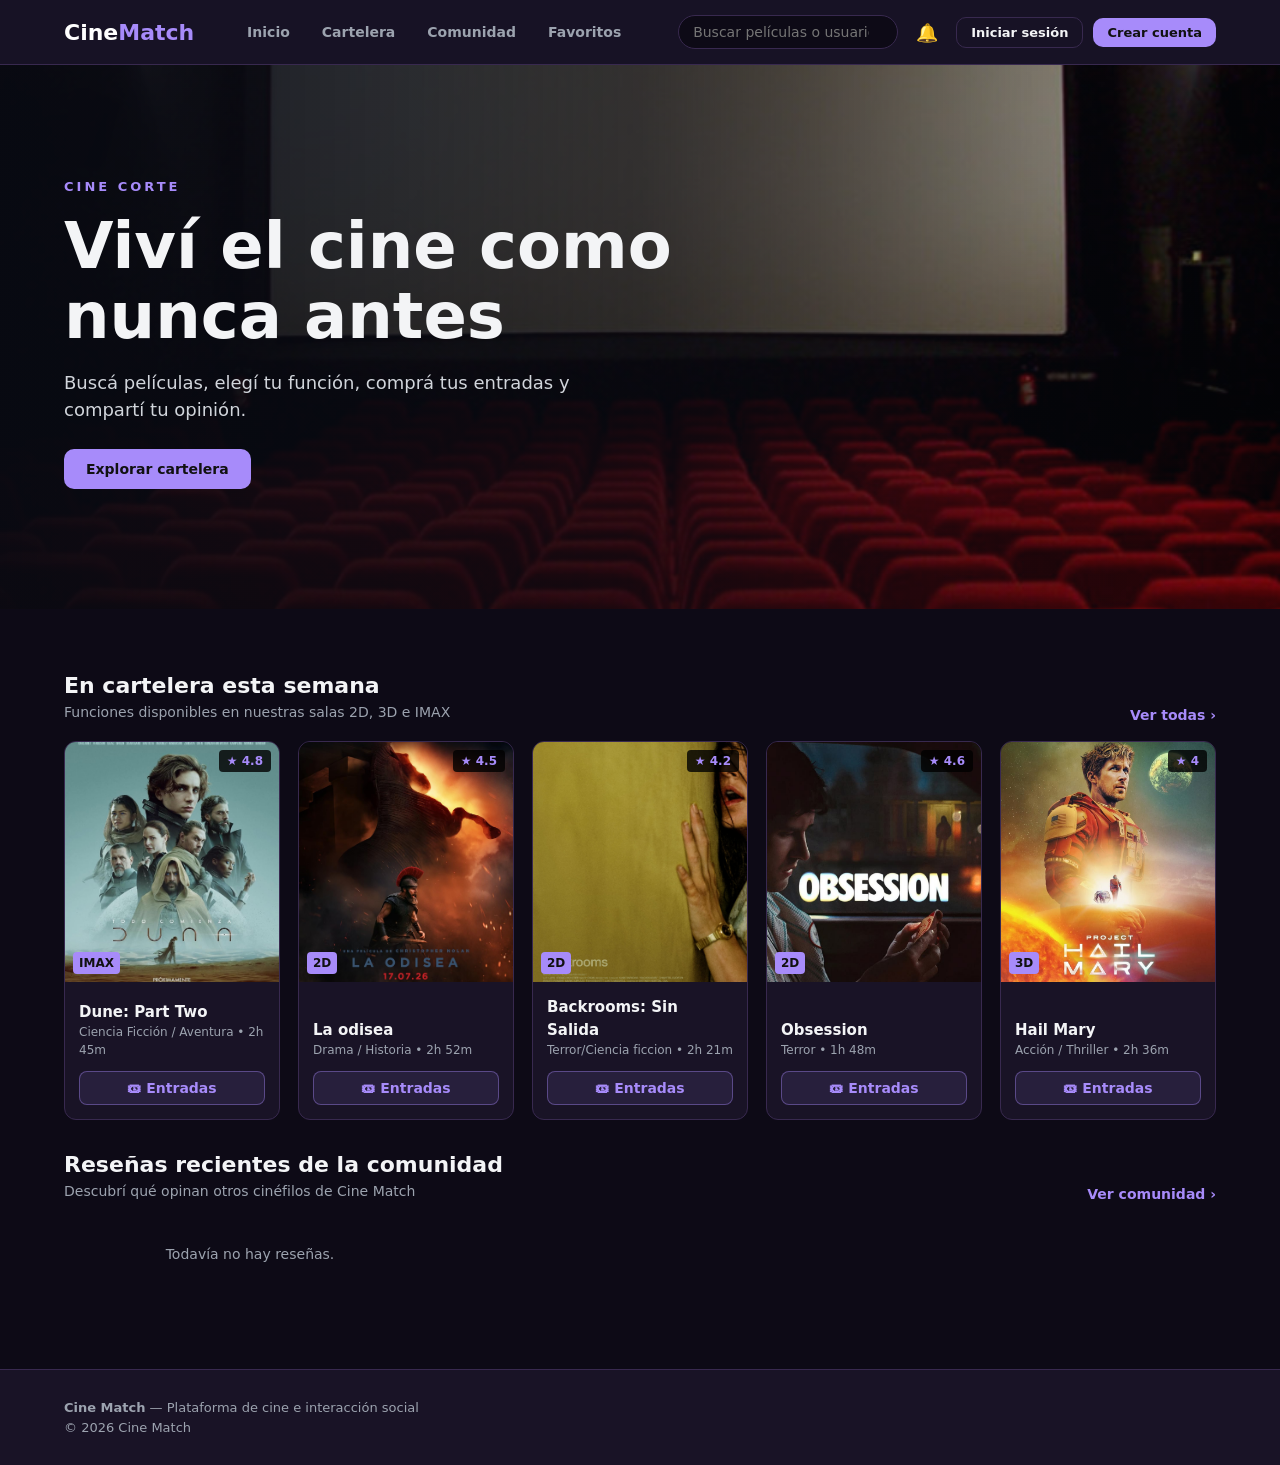
<file: catalogo/index.html>
<!DOCTYPE html>
<html lang="es">
<head>
  <meta charset="UTF-8">
  <meta name="viewport" content="width=device-width, initial-scale=1.0">
  <title>Cine Match</title>
  <link rel="stylesheet" href="../css/style.css">
</head>
<body>

  <header class="encabezado">
    <div class="contenedor barra">
      <a href="#" class="logo" onclick="navegar('inicio')">Cine<span>Match</span></a>

      <nav class="menu" id="menu">
        <button onclick="navegar('inicio')">Inicio</button>
        <button onclick="navegar('cartelera')">Cartelera</button>
        <button class="solo-usuario" onclick="navegar('comunidad')">Comunidad</button>
        <button class="solo-usuario" onclick="navegar('favoritos')">Favoritos</button>
        <span id="menu-admin"></span>
      </nav>

      <div class="acciones">
        <input type="search" class="buscador solo-usuario" placeholder="Buscar películas o usuarios...">
        <button class="icono campana solo-usuario" onclick="navegar('notificaciones')" title="Notificaciones">🔔<span id="punto-notificaciones" class="punto oculto"></span></button>
        <div class="cuenta" id="zona-cuenta"></div>
        <button class="icono boton-menu" onclick="abrirMenu()" title="Menú">☰</button>
      </div>
    </div>
  </header>

  <main>
    <!-- esto es el inicip -->
    <section id="pantalla-inicio" class="pantalla">
      <div class="portada">
        <div class="contenedor">
          <p class="etiqueta">CINE CORTE</p>
          <h1>Viví el cine como nunca antes</h1>
          <p>Buscá películas, elegí tu función, comprá tus entradas y compartí tu opinión.</p>
          <button class="boton" onclick="navegar('cartelera')">Explorar cartelera</button>
        </div>
      </div>

      <div class="contenedor">
        <div class="titulo-seccion">
          <div>
            <h2>En cartelera esta semana</h2>
            <p>Funciones disponibles en nuestras salas 2D, 3D e IMAX</p>
          </div>
          <button class="enlace" onclick="navegar('cartelera')">Ver todas ›</button>
        </div>
        <div id="inicio-peliculas" class="grilla"></div>

        <div class="titulo-seccion">
          <div>
            <h2>Reseñas recientes de la comunidad</h2>
            <p>Descubrí qué opinan otros cinéfilos de Cine Match</p>
          </div>
          <button class="enlace" onclick="navegar('comunidad')">Ver comunidad ›</button>
        </div>
        <div id="inicio-resenas" class="grilla grilla-resenas"></div>
      </div>
    </section>

    <section id="pantalla-cartelera" class="pantalla oculto">
      <div class="contenedor">
        <h1>Cartelera del cine</h1>
        <p class="subtitulo">Explorá todas las películas disponibles hoy en nuestras salas.</p>

        <div class="filtros">
          <input type="search" id="buscar-titulo" placeholder="Filtrar por título..." oninput="mostrarCartelera()">
         
          <select id="orden" onchange="mostrarCartelera()">
            <option value="popularidad">Ordenar por popularidad</option>
            <option value="puntuacion">Mejor puntuadas</option>
            <option value="titulo">Título (A-Z)</option>
          </select>
        </div>

        <div id="cartelera-peliculas" class="grilla"></div>

        <h2 class="subseccion">Próximos estrenos</h2>
        <p class="subtitulo">Películas que llegarán pronto. Todavía no están a la venta.</p>
        <div id="proximos" class="grilla"></div>
      </div>
    </section>

    <section id="pantalla-pelicula" class="pantalla oculto">
      <div class="hero" id="pelicula-hero"></div>
      <div class="contenedor">
        <div class="ficha">
          <img id="pelicula-poster" alt="Póster">
          <div class="detalle">
            <p class="datos"><span class="clasificacion" id="pelicula-clasificacion"></span><span id="pelicula-genero"></span> • <span id="pelicula-duracion"></span></p>
            <h1 id="pelicula-titulo"></h1>
            <div class="cifras">
              <div><small>Puntuación Cine Match</small><strong id="pelicula-puntuacion"></strong></div>
              <div><small>Dirección</small><strong id="pelicula-director"></strong></div>
            </div>
            <p id="pelicula-descripcion"></p>
            <div class="botones">
              <button class="boton" onclick="comprarEntradas(peliculaActual.id)">Comprar entradas</button>
              <button class="boton-borde" id="boton-favorito" onclick="alternarFavorito()">♡ Guardar en favoritos</button>
              <button class="boton-borde" onclick="abrirResena()">★ Puntuar</button>
            </div>
          </div>
        </div>

        <h2 class="subseccion">Horarios disponibles para hoy</h2>
        <div id="pelicula-funciones" class="salas"></div>

        <h2 class="subseccion">Reseñas de la comunidad sobre esta película</h2>
        <div id="pelicula-resenas" class="grilla grilla-resenas"></div>
      </div>
    </section>

    <!-- comprar entradass -->
    <section id="pantalla-compra" class="pantalla oculto">
      <div class="contenedor contenedor-chico">
        <div class="pasos" id="pasos">
          <span>1. Función</span><span>2. Asientos</span><span>3. Combos</span><span>4. Pago</span>
        </div>

        <div class="paso" id="paso-1">
          <h2>Paso 1: Confirmá la función</h2>
          <div class="panel">
            <h3 id="compra-titulo"></h3>
            <p class="subtitulo">Cine Match - Sala principal</p>
            <div class="campos">
              <div><label for="compra-fecha">Fecha</label><select id="compra-fecha"></select></div>
              <div><label for="compra-funcion">Horario y formato</label><select id="compra-funcion"></select></div>
            </div>
          </div>
          <div class="acciones-paso"><span></span><button class="boton" onclick="irAPaso(2)">Continuar a asientos →</button></div>
        </div>

        <div class="paso oculto" id="paso-2">
          <h2>Paso 2: Elegí tus asientos</h2>
          <p class="subtitulo">Tocá los asientos disponibles. Precio por entrada: <strong id="precio-entrada"></strong></p>
          <div class="panel">
            <div class="lienzo">PANTALLA</div>
            <div id="asientos"></div>
            <div class="leyenda">
              <span><i class="asiento libre"></i> Disponible</span>
              <span><i class="asiento elegido"></i> Seleccionado</span>
              <span><i class="asiento ocupado"></i> Ocupado</span>
            </div>
          </div>
          <p>Asientos seleccionados: <strong id="asientos-elegidos"></strong></p>
          <div class="acciones-paso">
            <button class="boton-borde" onclick="irAPaso(1)">Atrás</button>
            <button class="boton" id="boton-combos" onclick="irAPaso(3)">Continuar a combos →</button>
          </div>
        </div>

        <div class="paso oculto" id="paso-3">
          <h2>Paso 3: Sumá un combo del candy bar</h2>
          <p class="subtitulo">Es opcional. Podés seguir sin elegir ninguno.</p>
          <div id="lista-combos"></div>
          <div class="acciones-paso">
            <button class="boton-borde" onclick="irAPaso(2)">Atrás</button>
            <button class="boton" onclick="irAPaso(4)">Continuar al pago →</button>
          </div>
        </div>

        <div class="paso oculto" id="paso-4">
          <h2>Paso 4: Resumen y pago</h2>
          <div class="dos-columnas">
            <div class="panel" id="resumen"></div>
            <div class="panel">
              <h3>Pago simulado</h3>
              <p class="subtitulo">Entorno de prueba: no se cobra nada.</p>
              <div class="campos una-columna">
                <div><label>Nombre en la tarjeta</label><input type="text" value="Usuario Pruebas"></div>
                <div><label>Número de tarjeta ficticio</label><input type="text" value="•••• •••• •••• 4242"></div>
                <div><label>Vencimiento</label><input type="text" value="12/28"></div>
                <div><label>CVV</label><input type="text" value="123"></div>
              </div>
              <br><button class="boton" onclick="pagar()">Confirmar y pagar</button>
            </div>
          </div>
          <div class="acciones-paso"><button class="boton-borde" onclick="irAPaso(3)">Atrás</button><span></span></div>
        </div>

        <div class="paso oculto exito" id="paso-exito">
          <h2>¡Compra confirmada con éxito!</h2>
          <p class="subtitulo">Tu entrada digital quedó registrada en Cine Match.</p>
          <div class="panel" id="exito-detalle"></div>
          <div class="qr">[ QR VALIDADOR DE ENTRADA ]</div>
          <div class="botones centrado">
            <button class="boton" onclick="navegar('mis-compras')">Ver mis compras</button>
            <button class="boton-borde" onclick="navegar('inicio')">Volver al inicio</button>
          </div>
        </div>
      </div>
    </section>

    <!-- perfil-->
    <section id="pantalla-perfil" class="pantalla oculto">
      <div class="contenedor">
        <div id="perfil-invitado"></div>
        <div id="perfil-contenido">
          <div class="panel perfil-cabecera">
            <img id="perfil-foto" alt="Foto de perfil">
            <div>
              <div class="perfil-titulo">
                <div><h1 id="perfil-nombre"></h1><span class="arroba" id="perfil-arroba"></span></div>
                <div class="botones">
                  <button class="boton-borde" onclick="mostrarEditarPerfil()">Editar perfil</button>
                  <button class="boton-borde" onclick="navegar('mis-compras')">Mis compras</button>
                </div>
              </div>
              <p id="perfil-bio"></p>
              <div class="numeros">
                <div><strong id="perfil-seguidores">0</strong> Seguidores</div>
                <div><strong id="perfil-siguiendo">0</strong> Siguiendo</div>
                <div><strong id="perfil-nresenas">0</strong> Reseñas</div>
              </div>
            </div>
          </div>

          <form id="form-perfil" class="panel oculto" onsubmit="guardarPerfil(event)">
            <h3>Editar mi perfil</h3>
            <div class="campos">
              <div><label for="ep-nombre">Nombre de usuario</label><input id="ep-nombre" type="text" required minlength="3" maxlength="24"></div>
              <div>
                <label for="ep-foto">Foto de perfil</label>
                <div class="foto-editar">
                  <img id="ep-vista" class="vista-foto" alt="Vista previa">
                  <input id="ep-foto" type="file" accept="image/*" onchange="elegirFoto(this)">
                </div>
              </div>
            </div>
            <label for="ep-bio" class="espacio">Biografía</label>
            <textarea id="ep-bio" maxlength="200" placeholder="Contá algo sobre vos y tus gustos de cine..."></textarea>
            <div class="botones">
              <button class="boton" type="submit">Guardar cambios</button>
              <button class="boton-borde" type="button" onclick="quitarFoto()">Quitar foto</button>
              <button class="boton-borde" type="button" onclick="mostrarEditarPerfil()">Cancelar</button>
            </div>
          </form>

          <div class="perfil-columnas">
            <div>
              <h2>Reseñas y calificaciones públicas</h2>
              <div id="perfil-resenas"></div>
            </div>
            <div>
              <h2>Películas favoritas</h2>
              <div id="perfil-favoritas" class="grilla grilla-chica"></div>
            </div>
          </div>
        </div>
      </div>
    </section>

    <!-- fav -->
    <section id="pantalla-favoritos" class="pantalla oculto">
      <div class="contenedor">
        <h1>Mis películas favoritas</h1>
        <p class="subtitulo">Las películas que guardaste desde su ficha.</p>
        <div id="favoritos-lista" class="grilla"></div>
      </div>
    </section>

    <!-- mis compras -->
    <section id="pantalla-mis-compras" class="pantalla oculto">
      <div class="contenedor contenedor-chico">
        <div class="titulo-seccion">
          <div><h1>Mis compras de entradas</h1><p>Tus entradas y el estado de cada reserva.</p></div>
          <button class="boton-borde" onclick="navegar('perfil')">Volver al perfil</button>
        </div>
        <div id="avisos-cancelacion"></div>
        <div id="compras-lista"></div>
      </div>
    </section>

  
    <section id="pantalla-comunidad" class="pantalla oculto">
      <div class="contenedor">
        <h1>Comunidad de Cine Match</h1>
        <p class="subtitulo">Encontrá a otros cinéfilos, explorá sus opiniones y seguilos.</p>
        <div class="filtros">
          <input type="search" id="buscar-usuario" oninput="mostrarComunidad()" placeholder="Buscar usuarios por nombre o @usuario...">
        </div>
        <div id="comunidad-lista" class="grilla grilla-resenas"></div>
      </div>
    </section>

    <!-- notis-->
    <section id="pantalla-notificaciones" class="pantalla oculto">
      <div class="contenedor contenedor-chico">
        <h1>Centro de notificaciones</h1>
        <div id="notificaciones-lista"></div>
      </div>
    </section>

    <!-- admin-->
    <section id="pantalla-admin" class="pantalla oculto">
      <div class="contenedor">
        <h1>Panel de administración del cine</h1>
        <p class="subtitulo">Gestión de películas, ventas y reembolsos.</p>

        <div id="admin-metricas" class="grilla metricas"></div>

        <div class="titulo-seccion">
          <h2>Películas en cartelera</h2>
          <button class="boton" onclick="mostrarFormularioPelicula()">+ Añadir película</button>
        </div>

        <form id="form-pelicula" class="panel oculto" onsubmit="agregarPelicula(event)">
          <div class="campos">
            <div><label>Título</label><input id="ap-titulo" type="text" required></div>
            <div><label>Género</label>
              <select id="ap-genero"><option value="Sci-Fi">Ciencia ficción</option><option value="Drama">Drama</option><option value="Accion">Acción</option><option value="Comedia">Comedia</option></select></div>
            <div><label>Formato</label>
              <select id="ap-formato"><option>2D</option><option>3D</option><option>IMAX</option></select></div>
            <div><label>Duración (ej: 2h 10m)</label><input id="ap-duracion" type="text" required></div>
            <div><label>Clasificación</label>
              <select id="ap-clasificacion"><option>ATP</option><option>PG-13</option><option>R</option></select></div>
            <div><label>Dirección</label><input id="ap-director" type="text" required></div>
            <div><label>Imagen (nombre del archivo en la carpeta img, ej: matrix.jpg)</label><input id="ap-imagen" type="text" required></div>
            <div><label>Descripción</label><input id="ap-descripcion" type="text" required></div>
          </div>
          <br><button class="boton" type="submit">Guardar película</button>
        </form>

        <div id="admin-peliculas"></div>

        <h2 class="subseccion">Solicitudes de reembolso</h2>
        <div id="admin-reembolsos"></div>
      </div>
    </section>
  </main>

  <!-- iniciar sesion o crear cuemta-->
  <div id="ventana-cuenta" class="modal oculto">
    <div class="modal-caja">
      <div class="modal-titulo">
        <h3 id="cuenta-titulo">Iniciar sesión</h3>
        <button class="icono" onclick="cerrarCuenta()">✕</button>
      </div>
      <p class="error oculto" id="cuenta-error"></p>

      <form id="form-login" onsubmit="iniciarSesion(event)">
        <label for="login-usuario">Usuario o correo</label>
        <input id="login-usuario" type="text" required>
        <label for="login-clave">Contraseña</label>
        <input id="login-clave" type="password" required>
        <button class="boton" type="submit">Iniciar sesión</button>
        <p class="cambio">¿No tenés cuenta? <button type="button" class="enlace" onclick="abrirCuenta('registro')">Crear cuenta</button></p>
      </form>

      <form id="form-registro" class="oculto" onsubmit="crearCuenta(event)">
        <label for="registro-usuario">Nombre de usuario</label>
        <input id="registro-usuario" type="text" required minlength="3" maxlength="24" placeholder="Letras, números, _ y .">
        <label for="registro-email">Correo electrónico</label>
        <input id="registro-email" type="email" required>
        <label for="registro-clave">Contraseña (mínimo 4 caracteres)</label>
        <input id="registro-clave" type="password" required minlength="4">
        <button class="boton" type="submit">Crear cuenta</button>
        <p class="cambio">¿Ya tenés cuenta? <button type="button" class="enlace" onclick="abrirCuenta('login')">Iniciar sesión</button></p>
      </form>
    </div>
  </div>

  <!--reseña-->
  <div id="ventana-resena" class="modal oculto">
    <div class="modal-caja">
      <div class="modal-titulo">
        <h3>Escribir reseña</h3>
        <button class="icono" onclick="cerrarResena()">✕</button>
      </div>
      <p>Película: <strong id="resena-pelicula"></strong></p>
      <label>Tu puntuación (1 a 5 estrellas)</label>
      <div class="elegir-estrellas" id="elegir-estrellas">
        <button onclick="elegirEstrellas(1)">★</button>
        <button onclick="elegirEstrellas(2)">★</button>
        <button onclick="elegirEstrellas(3)">★</button>
        <button onclick="elegirEstrellas(4)">★</button>
        <button onclick="elegirEstrellas(5)">★</button>
      </div>
      <p class="subtitulo" id="resena-aviso">Elegí de 1 a 5 estrellas</p>
      <label for="resena-texto">Tu opinión</label>
      <textarea id="resena-texto" placeholder="¿Qué te pareció? Evitá los spoilers..."></textarea>
      <button class="boton" onclick="publicarResena()">Publicar reseña</button>
    </div>
  </div>

  <footer class="pie">
    <div class="contenedor">
      <strong>Cine Match</strong> — Plataforma de cine e interacción social<br>
      © 2026 Cine Match
    </div>
  </footer>

  <!--aca editas las pelissssss-->
  <section id="catalogo" hidden>

    <div id="catalogo-peliculas">
      <article data-id="1" data-genero="Sci-Fi">
        <img src="../img/duna.jpg" alt="Póster de Dune: Part Two">
        <h3>Dune: Part Two</h3>
        <p class="generos">Ciencia Ficción / Aventura</p>
        <p class="duracion">2h 45m</p>
        <p class="clasificacion">PG-13</p>
        <p class="director">Denis Villeneuve</p>
        <p class="puntuacion">4.8</p>
        <p class="formato">IMAX</p>
        <p class="descripcion">Paul Atreides se une a Chani y a los Fremen mientras busca venganza contra los conspiradores que destruyeron a su familia.</p>
      </article>

      <article data-id="2" data-genero="Drama">
        <img src="../img/odisea.jpg" alt="Póster de La odisea">
        <h3>La odisea</h3>
        <p class="generos">Drama / Historia</p>
        <p class="duracion">2h 52m</p>
        <p class="clasificacion">R</p>
        <p class="director">Christopher Nolan</p>
        <p class="puntuacion">4.5</p>
        <p class="formato">2D</p>
        <p class="descripcion">La Odisea es una película épica de acción británica-estadounidense, escrita, dirigida y producida por Christopher Nolan. Está basada en el poema griego homónimo de Homero y protagonizada por Matt Damon en el papel de Odiseo, el rey griego de Ítaca</p>
      </article>

      <article data-id="3" data-genero="Sci-Fi">
        <img src="../img/backroom.jpg" alt="Póster de Backrooms: Sin Salida">
        <h3>Backrooms: Sin Salida</h3>
        <p class="generos">Terror/Ciencia ficcion</p>
        <p class="duracion">2h 21m</p>
        <p class="clasificacion">R</p>
        <p class="director">Kane Parsons </p>
        <p class="puntuacion">4.2</p>
        <p class="formato">2D</p>
        <p class="descripcion">Una puerta extraña aparece en el sótano de una tienda de muebles y da paso a habitaciones infinitas donde el tiempo se dobla y lo más aterrador es sentir algo acechando. Backrooms nace del folclore de internet.</p>
      </article>

      <article data-id="4" data-genero="Drama">
        <img src="../img/obsession.jpg" alt="Póster de Obsession">
        <h3>Obsession</h3>
        <p class="generos">Terror</p>
        <p class="duracion">1h 48m</p>
        <p class="clasificacion">PG-13</p>
        <p class="director">Curry Barker</p>
        <p class="puntuacion">4.6</p>
        <p class="formato">2D</p>
        <p class="descripcion">Tras romper el misterioso Sauce de los Deseos para conquistar el corazón de la chica que le gusta, un romántico empedernido consigue exactamente lo que pidió, pero pronto descubre que algunos deseos tienen un precio oscuro y siniestro.</p>
      </article>

      <article data-id="5" data-genero="Accion">
        <img src="../img/hailmary.jpg" alt="Póster de Hail Mary">
        <h3>Hail Mary</h3>
        <p class="generos">Acción / Thriller</p>
        <p class="duracion">2h 36m</p>
        <p class="clasificacion">R</p>
        <p class="director">Phil Lord, Christopher Miller</p>
        <p class="puntuacion">4.0</p>
        <p class="formato">3D</p>
        <p class="descripcion">El profesor Ryland Grace despierta en una nave espacial sin recordar quién es. Al recuperar la memoria, descubre que debe resolver el misterio de una sustancia que causa la extinción del Sol. Recurre a su formación científica e ingenio, aunque posiblemente no esté solo.</p>
      </article>
    </div>

    <div id="catalogo-proximos">
      <article>
        <img src="../img/doomsday.jpg" alt="Póster de Avengers: Doomsday">
        <h3>Avengers: Doomsday</h3>
        <p class="generos">Ciencia ficción/Acción</p>
        <p class="fecha">Próximo mes</p>
      </article>

      <article>
        <img src="../img/losjuegosdelhambre.jpg" alt="Póster de Los juegos del hambre: amanecer en la cosecha">
        <h3>Los juegos del hambre: amanecer en la cosecha</h3>
        <p class="generos">Aventura</p>
        <p class="fecha">En 2 semanas</p>
      </article>
    </div>

  </section>

    <div id="cartel" class="modal oculto">
    <div class="modal-caja cartel">
      <div id="cartel-icono" class="cartel-icono"></div>
      <h3 id="cartel-titulo"></h3>
      <p id="cartel-texto"></p>
      <div id="cartel-botones" class="cartel-botones"></div>
    </div>
  </div>
  <script src="../js/app.js"></script>
</body>
</html>
</file>
<file: css/style.css>
/* colores y base*/
:root {
  --fondo: #0d0a16;
  --tarjeta: #191326;
  --borde: #38294f;
  --violeta: #a78bfa;
  --violeta-oscuro: #8b5cf6;
  --texto: #f3f4f6;
  --texto-suave: #9ca3af;
}

* { box-sizing: border-box; margin: 0; padding: 0; }

body {
  background: var(--fondo);
  color: var(--texto);
  font-family: system-ui, -apple-system, "Segoe UI", sans-serif;
  line-height: 1.5;
}

img { display: block; max-width: 100%; }
button, input, select { font-family: inherit; font-size: 14px; }
button { cursor: pointer; }
h1 { font-size: 32px; margin-bottom: 6px; }
h2 { font-size: 22px; }
.oculto { display: none !important; }
.contenedor { margin: 0 auto; max-width: 1200px; padding: 0 24px; }

/* encabezado y menú*/
.encabezado { background: rgba(25, 19, 38, .95); border-bottom: 1px solid var(--borde); position: sticky; top: 0; z-index: 10; }
.barra { align-items: center; display: flex; gap: 24px; height: 64px; justify-content: space-between; }
.logo { color: white; font-size: 22px; font-weight: 800; text-decoration: none; }
.logo span { color: var(--violeta); }

.menu { display: flex; gap: 4px; }
.menu button { background: none; border: none; border-radius: 8px; color: var(--texto-suave); font-weight: 600; padding: 8px 14px; }
.menu button:hover { background: rgba(167, 139, 250, .1); color: var(--violeta); }

.acciones { align-items: center; display: flex; gap: 12px; }
.buscador { background: var(--fondo); border: 1px solid var(--borde); border-radius: 20px; color: white; padding: 8px 14px; width: 220px; }
.icono { background: none; border: none; color: white; font-size: 18px; padding: 6px; }
.usuario { align-items: center; background: none; border: none; color: white; display: flex; font-weight: 600; gap: 8px; }
.usuario img { border: 2px solid var(--violeta); border-radius: 50%; height: 32px; object-fit: cover; width: 32px; }
.boton-menu { display: none; }

/* botones y textos  */
.boton { background: var(--violeta); border: none; border-radius: 10px; color: #111; font-weight: 700; padding: 12px 22px; }
.boton:hover { background: var(--violeta-oscuro); }
.boton-chico { background: rgba(167, 139, 250, .1); border: 1px solid rgba(167, 139, 250, .4); border-radius: 8px; color: var(--violeta); font-weight: 700; padding: 8px; width: 100%; }
.boton-chico:hover { background: var(--violeta); color: #111; }
.boton-chico:disabled { cursor: not-allowed; opacity: .5; }
.enlace { background: none; border: none; color: var(--violeta); font-weight: 600; }
.etiqueta { color: var(--violeta); font-size: 13px; font-weight: 800; letter-spacing: 3px; margin-bottom: 14px; }
.subtitulo { color: var(--texto-suave); margin-bottom: 20px; }

/* ´portada*/
.portada {
  background:
    linear-gradient(90deg, rgba(8, 10, 18, .97), rgba(8, 10, 18, .8) 50%, rgba(8, 10, 18, .35)),
    url("../img/portada.jpg") center / cover;
  padding: 80px 0;
}
.portada h1 { font-size: clamp(36px, 5vw, 64px); line-height: 1.1; margin-bottom: 18px; max-width: 700px; }
.portada p:not(.etiqueta) { color: #d1d5db; font-size: 18px; margin-bottom: 26px; max-width: 560px; }

/* secciones*/
.pantalla .contenedor { padding-bottom: 40px; padding-top: 32px; }
.titulo-seccion { align-items: flex-end; display: flex; justify-content: space-between; margin: 28px 0 18px; }
.titulo-seccion p { color: var(--texto-suave); font-size: 14px; }
.subseccion { margin-top: 40px; }

.filtros { display: flex; flex-wrap: wrap; gap: 10px; margin-bottom: 24px; }
.filtros input { flex: 1; min-width: 200px; }
.filtros input, .filtros select { background: var(--tarjeta); border: 1px solid var(--borde); border-radius: 10px; color: white; padding: 10px 14px; }
.filtros input:focus, .filtros select:focus, .buscador:focus { border-color: var(--violeta); outline: none; }

/*Tarjetas de película*/
.grilla { display: grid; gap: 18px; grid-template-columns: repeat(auto-fill, minmax(190px, 1fr)); }
.grilla-resenas { grid-template-columns: repeat(auto-fill, minmax(300px, 1fr)); }

.pelicula { background: var(--tarjeta); border: 1px solid var(--borde); border-radius: 12px; display: flex; flex-direction: column; justify-content: space-between; overflow: hidden; transition: border-color .2s; }
.pelicula:hover { border-color: var(--violeta); }
.pelicula .poster { cursor: pointer; overflow: hidden; position: relative; }
.pelicula img { height: 240px; object-fit: cover; transition: transform .3s; width: 100%; }
.pelicula .poster:hover img { transform: scale(1.05); }
.puntaje, .formato { font-size: 12px; font-weight: 700; position: absolute; }
.puntaje { background: rgba(0, 0, 0, .8); border-radius: 4px; color: var(--violeta); padding: 2px 8px; right: 8px; top: 8px; }
.formato { background: var(--violeta); border-radius: 4px; bottom: 8px; color: #111; left: 8px; padding: 2px 6px; }
.pelicula .info { display: flex; flex-direction: column; gap: 12px; padding: 14px; }
.pelicula h3 { font-size: 15px; }
.pelicula .info p { color: var(--texto-suave); font-size: 12px; }
.pelicula.proxima img { filter: grayscale(.6); }

/*Reseñas  */
.resena { background: var(--tarjeta); border: 1px solid var(--borde); border-radius: 12px; padding: 18px; }
.resena-cabecera { align-items: center; display: flex; gap: 10px; margin-bottom: 10px; }
.inicial { align-items: center; background: var(--violeta); border-radius: 50%; color: #111; display: flex; font-weight: 800; height: 36px; justify-content: center; width: 36px; }
.resena small { color: var(--texto-suave); display: block; }
.estrellas { color: var(--violeta); margin-left: auto; }
.resena p { color: #d1d5db; font-size: 14px; }
.resena .sobre { color: var(--texto-suave); font-size: 12px; margin-top: 10px; }
.resena .sobre strong { color: var(--violeta); }


/* ficha de la película*/
.hero { background-position: center; background-size: cover; height: 280px; position: relative; }
.hero::after { background: linear-gradient(transparent, var(--fondo)); content: ""; inset: 0; position: absolute; }
.ficha { display: flex; flex-wrap: wrap; gap: 28px; margin-top: -150px; position: relative; z-index: 1; }
.ficha > img { border: 1px solid var(--borde); border-radius: 12px; height: 350px; object-fit: cover; width: 240px; }
.detalle { flex: 1; min-width: 260px; padding-top: 80px; }
.datos { color: var(--texto-suave); font-size: 13px; margin-bottom: 8px; }
.clasificacion { border: 1px solid var(--borde); border-radius: 4px; margin-right: 8px; padding: 1px 6px; }
.cifras { display: flex; gap: 32px; margin: 14px 0; }
.cifras small { color: var(--texto-suave); display: block; font-size: 12px; }
.cifras strong { color: var(--violeta); font-size: 20px; }
.botones { display: flex; flex-wrap: wrap; gap: 10px; margin-top: 18px; }
.botones.centrado { justify-content: center; }
.boton-borde { background: none; border: 1px solid var(--borde); border-radius: 10px; color: var(--texto); font-weight: 600; padding: 12px 20px; }
.boton-borde:hover { border-color: var(--violeta); color: var(--violeta); }
.boton:disabled { cursor: not-allowed; opacity: .4; }

.salas { display: grid; gap: 14px; grid-template-columns: repeat(auto-fit, minmax(240px, 1fr)); margin: 16px 0 30px; }
.sala-tarjeta { background: var(--tarjeta); border: 1px solid var(--borde); border-radius: 12px; padding: 16px; }
.sala-tarjeta header { align-items: center; display: flex; justify-content: space-between; }
.etiqueta-formato { background: rgba(167, 139, 250, .2); border-radius: 4px; color: var(--violeta); font-size: 11px; font-weight: 800; padding: 2px 8px; }
.horas { display: flex; gap: 8px; margin-top: 14px; }
.hora { background: var(--fondo); border: 1px solid var(--borde); border-radius: 8px; color: white; font-weight: 600; padding: 8px 14px; }
.hora:hover { background: var(--violeta); color: #111; }

/* comprq*/
.contenedor-chico { max-width: 900px; }
.pasos { display: flex; gap: 10px; margin-bottom: 26px; }
.pasos span { border-bottom: 2px solid var(--borde); color: var(--texto-suave); flex: 1; font-size: 14px; padding-bottom: 8px; }
.pasos span.activo { border-color: var(--violeta); color: var(--violeta); font-weight: 800; }
.paso h2 { margin-bottom: 4px; }
.panel { background: var(--tarjeta); border: 1px solid var(--borde); border-radius: 14px; margin: 16px 0; padding: 22px; }
.campos { display: grid; gap: 14px; grid-template-columns: repeat(auto-fit, minmax(240px, 1fr)); margin-top: 14px; }
.campos.una-columna { grid-template-columns: 1fr; }
.panel label { color: var(--texto-suave); display: block; font-size: 13px; margin-bottom: 4px; }
.panel input, .panel select { background: var(--fondo); border: 1px solid var(--borde); border-radius: 8px; color: white; padding: 10px; width: 100%; }
.acciones-paso { display: flex; gap: 10px; justify-content: space-between; margin-top: 20px; }
.dos-columnas { display: grid; gap: 16px; grid-template-columns: repeat(auto-fit, minmax(280px, 1fr)); }

.lienzo { background: #38294f; border-radius: 0 0 50% 50%; color: var(--texto-suave); font-size: 12px; letter-spacing: 4px; margin: 0 auto 24px; max-width: 420px; padding: 6px; text-align: center; }
.fila-asientos { align-items: center; display: flex; gap: 8px; justify-content: center; margin-bottom: 8px; }
.fila-asientos b { color: var(--texto-suave); font-size: 12px; width: 14px; }
.asiento { background: #38294f; border: 1px solid #4b5563; border-radius: 6px; color: white; display: inline-block; font-size: 11px; font-style: normal; font-weight: 600; height: 30px; line-height: 28px; text-align: center; width: 30px; }
button.libre:hover { background: var(--violeta); color: #111; }
.asiento.elegido { background: var(--violeta); border-color: var(--violeta); color: #111; }
.asiento.ocupado { background: #374151; color: #6b7280; cursor: not-allowed; opacity: .5; }
.leyenda { color: var(--texto-suave); display: flex; font-size: 12px; gap: 18px; justify-content: center; margin-top: 18px; }
.leyenda .asiento { height: 16px; line-height: 14px; vertical-align: middle; width: 16px; }

.combo { align-items: center; background: var(--tarjeta); border: 1px solid var(--borde); border-radius: 12px; display: flex; flex-wrap: wrap; gap: 16px; margin-bottom: 12px; padding: 14px; }
.combo img { border-radius: 8px; height: 80px; object-fit: cover; width: 80px; }
.combo div:nth-child(2) { flex: 1; min-width: 180px; }
.combo p { color: var(--texto-suave); font-size: 13px; }
.combo strong { color: var(--violeta); }
.cantidad { align-items: center; display: flex; gap: 12px; }
.cantidad button { background: var(--fondo); border: 1px solid var(--borde); border-radius: 6px; color: white; height: 30px; width: 30px; }

.linea { border-bottom: 1px solid var(--borde); display: flex; gap: 10px; justify-content: space-between; padding: 8px 0; }
.linea span:first-child { color: var(--texto-suave); }
.linea.total { border: none; color: var(--violeta); font-size: 18px; font-weight: 800; }
.linea.total span:first-child { color: var(--violeta); }
.exito { margin: 0 auto; max-width: 520px; text-align: center; }
.exito .linea { text-align: left; }
.qr { border: 2px dashed var(--borde); border-radius: 12px; color: var(--texto-suave); font-size: 12px; margin: 20px 0; padding: 40px; }


/*  favoritos, compras, perfil y ventana de reseña */
.boton-borde.activo { border-color: var(--violeta); color: var(--violeta); }
.grilla-chica { grid-template-columns: repeat(2, 1fr); }
.favorita { min-width: 0; }
.favorita img { border: 1px solid var(--borde); border-radius: 10px; height: 200px; object-fit: cover; transition: transform .2s; width: 100%; }
.grilla-chica .favorita img { height: 120px; }
.favorita button.ver { background: none; border: none; color: white; display: block; padding: 0; text-align: left; width: 100%; }
.favorita button.ver:hover img { border-color: var(--violeta); transform: translateY(-2px); }
.favorita strong { display: block; font-size: 13px; margin-top: 8px; }
.favorita .quitar { background: none; border: none; color: var(--violeta); font-size: 12px; margin-top: 6px; padding: 0; }
.favorita .quitar:hover { text-decoration: underline; }
.vacio { color: var(--texto-suave); font-size: 14px; padding: 24px; text-align: center; }

.perfil-cabecera { align-items: center; display: flex; flex-wrap: wrap; gap: 24px; }
.perfil-cabecera > img { border: 3px solid var(--violeta); border-radius: 50%; height: 110px; object-fit: cover; width: 110px; }
.perfil-cabecera > div { flex: 1; min-width: 240px; }
.perfil-titulo { align-items: center; display: flex; flex-wrap: wrap; gap: 12px; justify-content: space-between; }
.perfil-titulo h1 { margin: 0; }
.arroba { color: var(--violeta); font-weight: 600; }
.perfil-cabecera p { color: #d1d5db; margin: 12px 0; }
.numeros { color: var(--texto-suave); display: flex; gap: 24px; }
.numeros strong { color: white; font-size: 18px; }
.perfil-columnas { display: grid; gap: 28px; grid-template-columns: 2fr 1fr; margin-top: 24px; }
.perfil-columnas h2 { margin-bottom: 14px; }
.mini-resena { background: var(--tarjeta); border: 1px solid var(--borde); border-radius: 12px; margin-bottom: 12px; padding: 16px; }
.mini-resena header { display: flex; gap: 10px; justify-content: space-between; margin-bottom: 6px; }
.mini-resena .estrellas { margin: 0; white-space: nowrap; }
.mini-resena p { color: var(--texto-suave); font-size: 13px; white-space: pre-wrap; }
.mini-resena small { color: var(--texto-suave); display: block; font-size: 11px; margin-top: 8px; }

.compra { background: var(--tarjeta); border: 1px solid var(--borde); border-radius: 14px; margin-bottom: 16px; padding: 22px; }
.compra-cabecera { align-items: flex-start; border-bottom: 1px solid var(--borde); display: flex; flex-wrap: wrap; gap: 12px; justify-content: space-between; padding-bottom: 14px; }
.compra-cabecera small { color: var(--violeta); font-weight: 700; }
.compra-cabecera h3 { font-size: 18px; }
.compra-cabecera p { color: var(--texto-suave); font-size: 13px; }
.estado { border: 1px solid; border-radius: 20px; font-size: 12px; font-weight: 700; padding: 3px 12px; }
.estado.confirmada { background: rgba(16, 185, 129, .15); border-color: rgba(16, 185, 129, .4); color: #34d399; }
.estado.cancelada { background: rgba(239, 68, 68, .15); border-color: rgba(239, 68, 68, .4); color: #f87171; }
.compra-datos { display: grid; gap: 14px; grid-template-columns: repeat(auto-fit, minmax(150px, 1fr)); margin-top: 14px; }
.compra-datos span { color: var(--texto-suave); display: block; font-size: 12px; }
.compra-datos strong { font-size: 14px; }
.boton-cancelar { background: rgba(239, 68, 68, .1); border: 1px solid rgba(239, 68, 68, .3); border-radius: 8px; color: #f87171; font-weight: 700; padding: 8px; width: 100%; }
.boton-cancelar:hover { background: #ef4444; color: white; }

.modal { align-items: center; background: rgba(0, 0, 0, .75); display: flex; inset: 0; justify-content: center; padding: 20px; position: fixed; z-index: 20; }
.modal-caja { background: var(--tarjeta); border: 1px solid var(--borde); border-radius: 16px; max-width: 460px; padding: 24px; width: 100%; }
.modal-caja label { color: var(--texto-suave); display: block; font-size: 13px; margin: 14px 0 4px; }
.modal-caja textarea { background: var(--fondo); border: 1px solid var(--borde); border-radius: 8px; color: white; font-family: inherit; height: 110px; margin-bottom: 16px; padding: 10px; resize: vertical; width: 100%; }
.modal-titulo { align-items: center; display: flex; justify-content: space-between; margin-bottom: 10px; }
.elegir-estrellas button { background: none; border: none; color: #626575; font-size: 28px; line-height: 1; padding: 0 2px; transition: color .15s, transform .15s; }
.elegir-estrellas button:hover, .elegir-estrellas button.elegida { color: var(--violeta); }
.elegir-estrellas button:hover { transform: scale(1.12); }

@media (max-width: 800px) {
  .perfil-columnas { grid-template-columns: 1fr; }
}


/*Comunidad, notificaciones y admin */
.campana { position: relative; }
.punto { background: var(--violeta); border-radius: 50%; height: 9px; position: absolute; right: 2px; top: 4px; width: 9px; }
.usuario-tarjeta { align-items: center; background: var(--tarjeta); border: 1px solid var(--borde); border-radius: 12px; display: flex; gap: 14px; justify-content: space-between; padding: 16px; }
.usuario-tarjeta > div { align-items: center; display: flex; gap: 12px; }
.usuario-tarjeta img { border: 2px solid var(--violeta); border-radius: 50%; height: 52px; object-fit: cover; width: 52px; }
.usuario-tarjeta small { color: var(--texto-suave); display: block; font-size: 12px; }
.usuario-tarjeta .arroba { display: block; font-size: 13px; }
.boton-seguir { background: var(--violeta); border: none; border-radius: 8px; color: #111; font-weight: 700; padding: 8px 16px; }
.boton-seguir.siguiendo { background: var(--tarjeta); border: 1px solid var(--borde); color: white; }

.notificacion { background: var(--tarjeta); border: 1px solid var(--borde); border-radius: 12px; margin-bottom: 12px; padding: 16px; }
.notificacion.nueva { border-left: 4px solid var(--violeta); }
.notificacion strong { color: var(--violeta); }
.notificacion small { color: var(--texto-suave); display: block; margin-top: 4px; }

.metricas { grid-template-columns: repeat(auto-fit, minmax(190px, 1fr)); margin-bottom: 10px; }
.metrica { background: var(--tarjeta); border: 1px solid var(--borde); border-radius: 12px; padding: 18px; }
.metrica span { color: var(--texto-suave); display: block; font-size: 13px; }
.metrica strong { font-size: 24px; }
.admin-fila { align-items: center; background: var(--tarjeta); border: 1px solid var(--borde); border-radius: 12px; display: flex; flex-wrap: wrap; gap: 12px; justify-content: space-between; margin-bottom: 10px; padding: 14px 18px; }
.admin-fila small { color: var(--texto-suave); display: block; font-size: 12px; }
.admin-fila .botones { margin: 0; }
.chico { font-size: 13px; padding: 7px 14px; }
.aprobado { color: #34d399; font-weight: 700; }
.rechazado { color: #f87171; font-weight: 700; }


/* cuentas, perfil editable y avisos*/
.cuenta { align-items: center; display: flex; gap: 10px; }
.insignia-admin { background: rgba(167, 139, 250, .15); border: 1px solid var(--violeta); border-radius: 20px; color: var(--violeta); font-size: 12px; font-weight: 700; padding: 5px 12px; }
.insignia-admin:hover { background: var(--violeta); color: #111; }
.perfil-titulo .botones { margin: 0; }
.perfil-cabecera p { white-space: pre-wrap; }
.foto-editar { align-items: center; display: flex; gap: 12px; }
.foto-editar input { flex: 1; min-width: 0; }
.vista-foto { border: 2px solid var(--violeta); border-radius: 50%; height: 56px; object-fit: cover; width: 56px; }
.panel textarea { background: var(--fondo); border: 1px solid var(--borde); border-radius: 8px; color: white; font-family: inherit; height: 90px; padding: 10px; resize: vertical; width: 100%; }
.panel label.espacio { margin-top: 14px; }
.panel .botones { margin-top: 16px; }

.modal-caja input { background: var(--fondo); border: 1px solid var(--borde); border-radius: 8px; color: white; padding: 10px; width: 100%; }
.modal-caja input:focus, .panel textarea:focus { border-color: var(--violeta); outline: none; }
.modal-caja form .boton { margin-top: 16px; width: 100%; }
.cambio { color: var(--texto-suave); font-size: 13px; margin-top: 14px; text-align: center; }
.error { background: rgba(239, 68, 68, .12); border: 1px solid rgba(239, 68, 68, .4); border-radius: 8px; color: #f87171; font-size: 13px; margin-bottom: 10px; padding: 8px 12px; }
.aviso { background: rgba(16, 185, 129, .15); border: 1px solid rgba(16, 185, 129, .4); border-radius: 12px; color: #34d399; font-weight: 600; margin-bottom: 14px; padding: 14px 18px; }


.modo-admin .solo-usuario { display: none; }

/* pie */
.pie { background: var(--tarjeta); border-top: 1px solid var(--borde); color: var(--texto-suave); font-size: 13px; margin-top: 40px; padding: 28px 0; }

/* vista para el cel*/
@media (max-width: 800px) {
  .barra { flex-wrap: wrap; height: auto; min-height: 64px; padding-bottom: 8px; padding-top: 8px; }
  .acciones { flex-wrap: wrap; }
  .menu { background: var(--tarjeta); border-bottom: 1px solid var(--borde); display: none; flex-direction: column; left: 0; padding: 10px 24px; position: absolute; right: 0; top: 100%; }
  .menu.abierto { display: flex; }
  .menu button { text-align: left; }
  .buscador, .usuario span { display: none; }
  .boton-menu { display: block; }
  .portada { padding: 56px 0; }
}

.dias { display: flex; flex-wrap: wrap; gap: 8px; grid-column: 1 / -1; }
.dia { background: var(--tarjeta); border: 1px solid var(--borde); border-radius: 20px; color: var(--texto); font-weight: 600; padding: 7px 16px; }
.dia:hover { border-color: var(--violeta); }
.dia.activo { background: var(--violeta); border-color: var(--violeta); color: #111; }

/* carteles de aviso y confirmación */
#cartel { backdrop-filter: blur(4px); z-index: 30; }
.cartel { animation: aparecer .18s ease-out; box-shadow: 0 20px 60px rgba(0, 0, 0, .6); max-width: 400px; padding: 32px 28px 24px; text-align: center; }
.cartel-icono { align-items: center; background: rgba(167, 139, 250, .15); border: 1px solid rgba(167, 139, 250, .4); border-radius: 50%; color: var(--violeta); display: flex; font-size: 26px; font-weight: 700; height: 56px; justify-content: center; margin: 0 auto 16px; width: 56px; }
.cartel-icono.exito { background: rgba(16, 185, 129, .15); border-color: rgba(16, 185, 129, .4); color: #34d399; }
.cartel-icono.error { background: rgba(239, 68, 68, .12); border-color: rgba(239, 68, 68, .4); color: #f87171; }
.cartel h3 { font-size: 20px; margin-bottom: 8px; }
.cartel p { color: var(--texto-suave); margin-bottom: 24px; }
.cartel-botones { display: flex; gap: 10px; }
.cartel-botones button { flex: 1; }
.boton.boton-peligro { background: #ef4444; color: white; }
.boton.boton-peligro:hover { background: #dc2626; }
@keyframes aparecer { from { opacity: 0; transform: translateY(10px) scale(.95); } }
</file>
